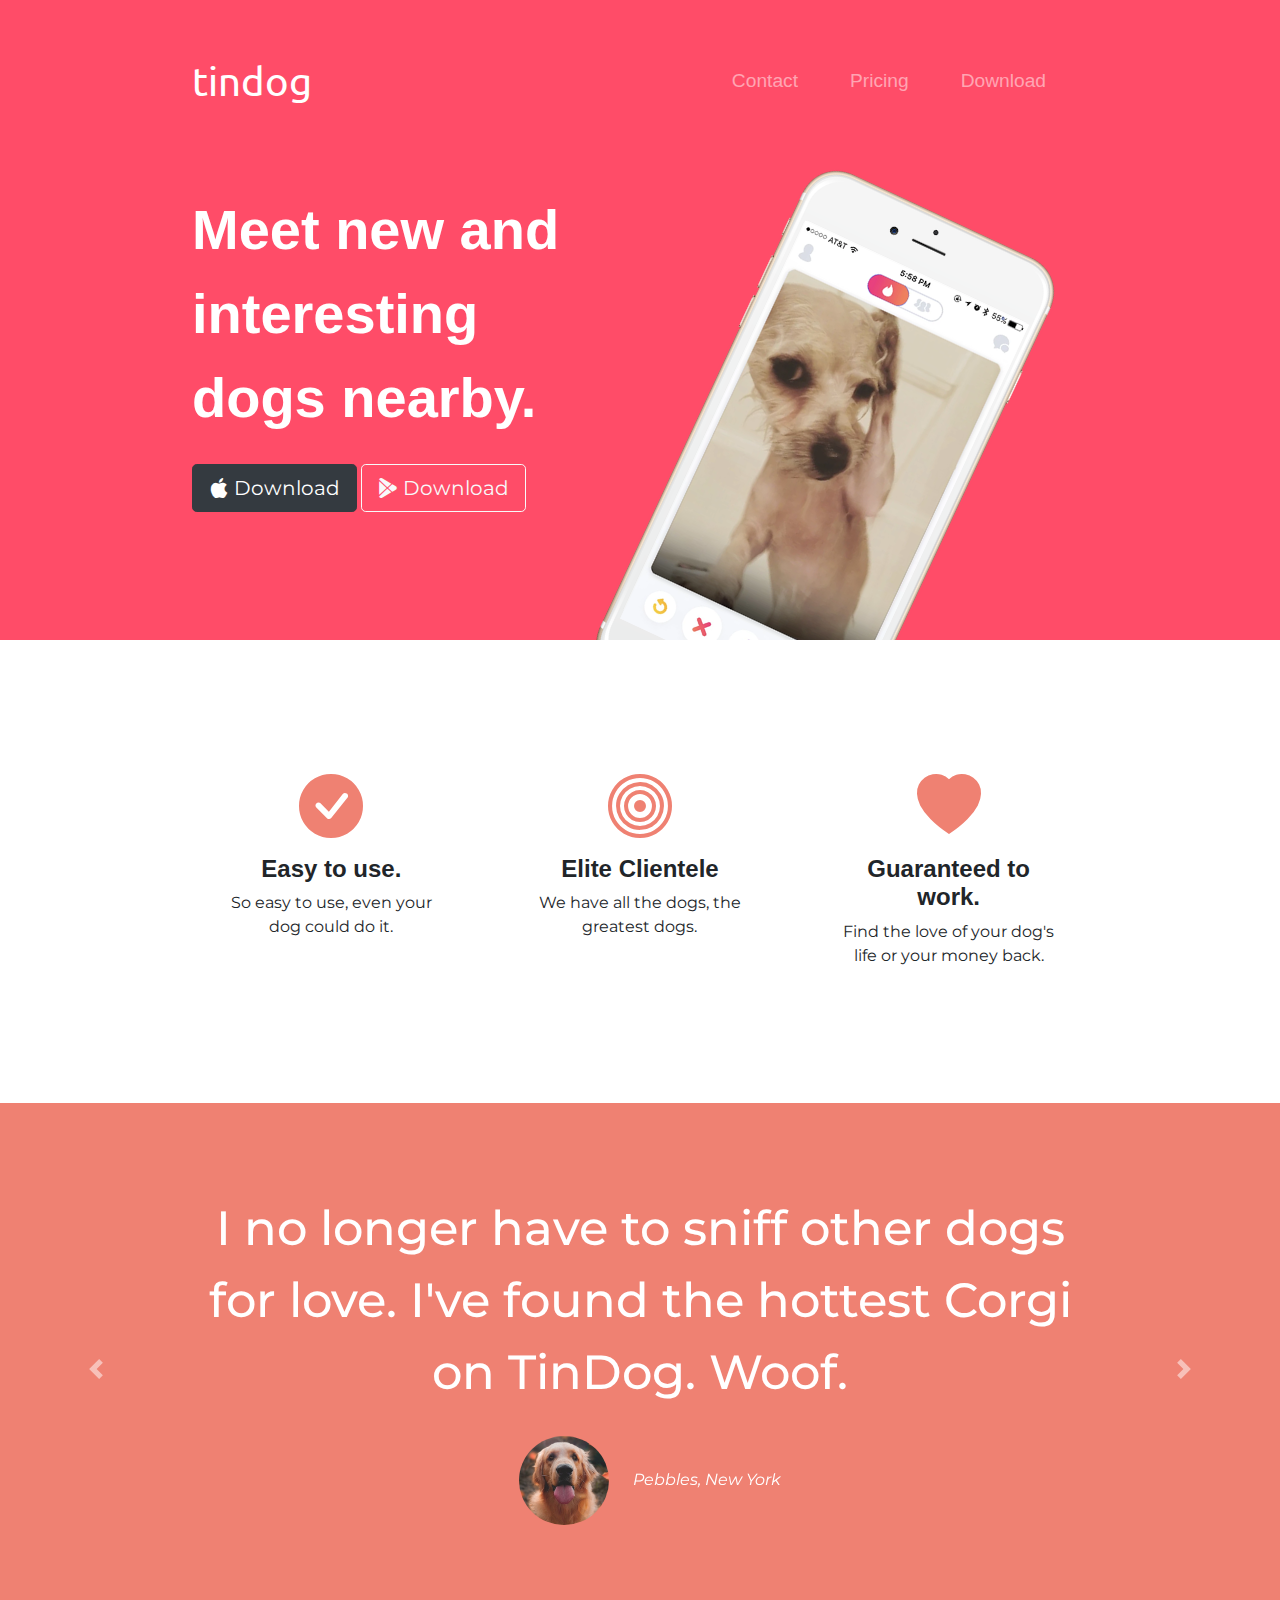
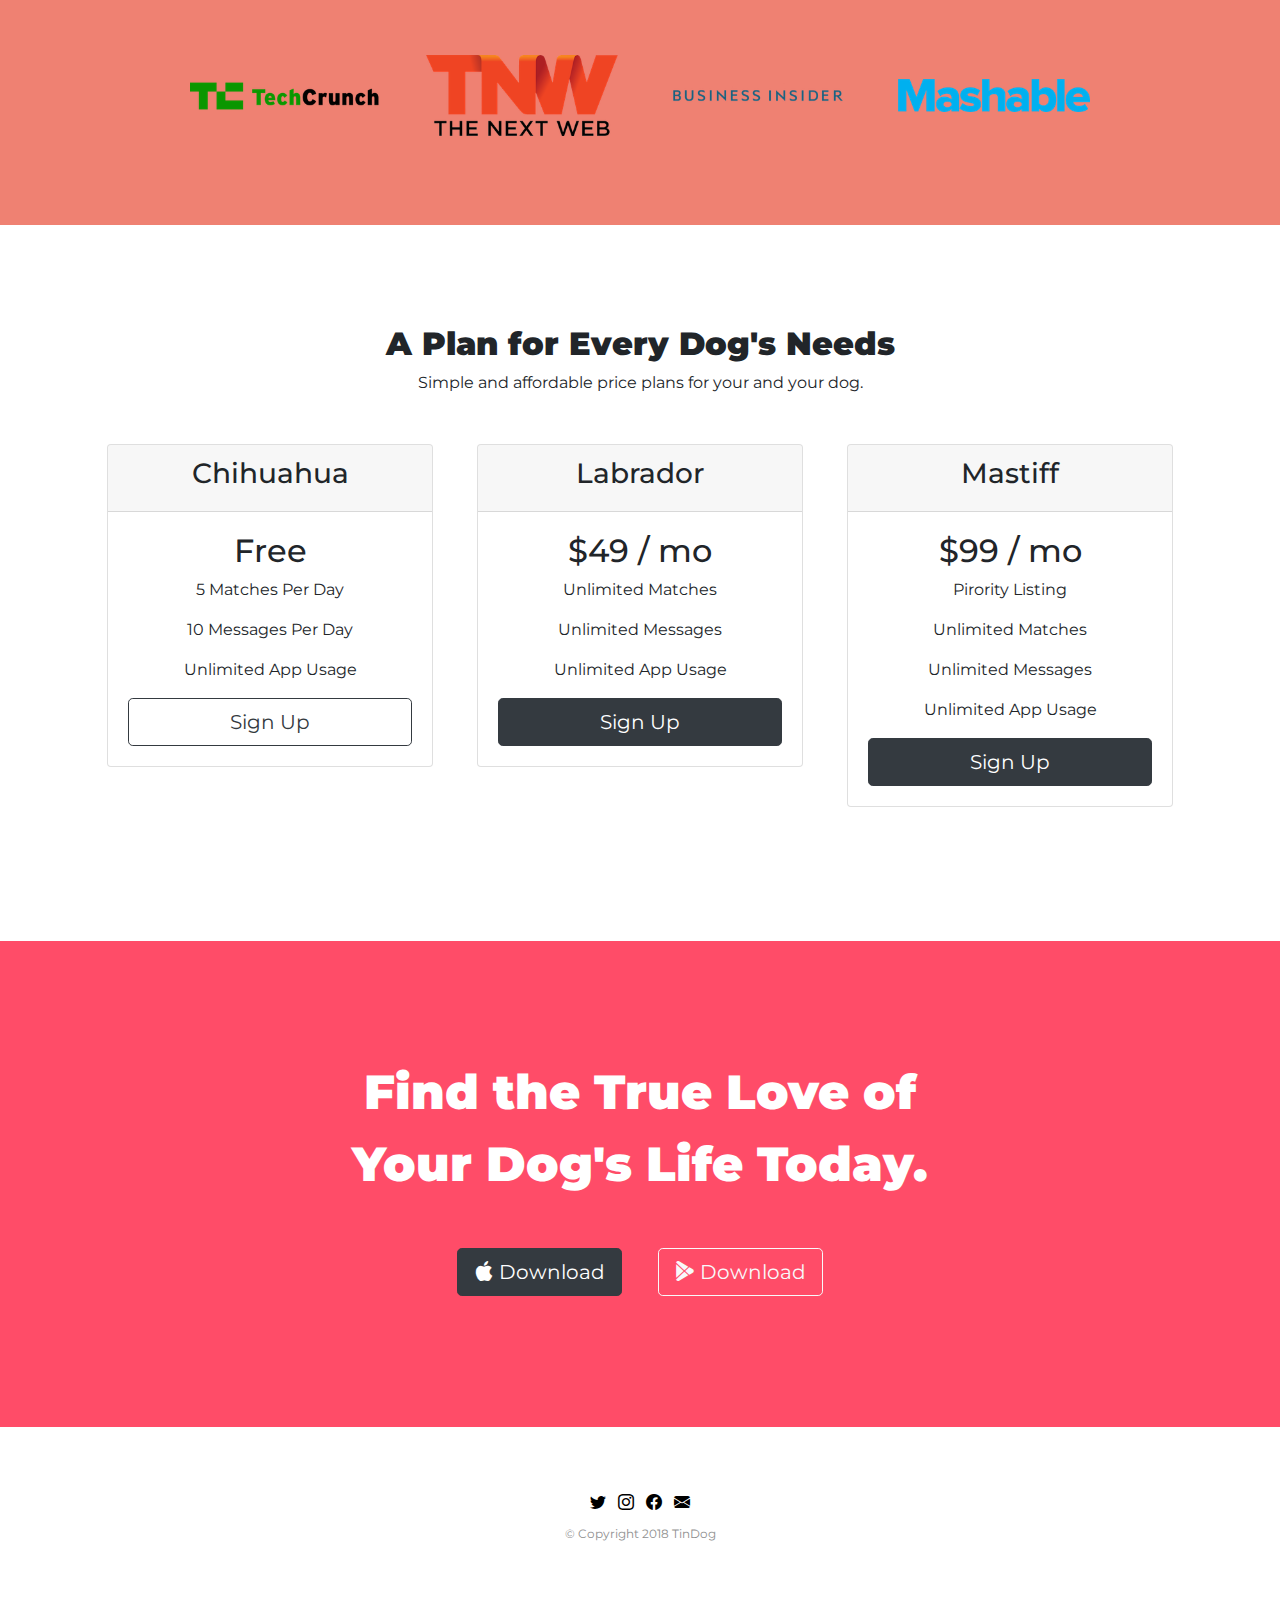
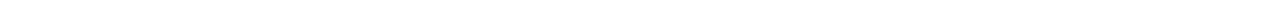
<file: index.html>
<!DOCTYPE html>
<html>

<head>
    <meta charset="utf-8">
    <title>TinDog</title>
    <link rel="stylesheet" href="https://cdn.jsdelivr.net/npm/bootstrap@4.3.1/dist/css/bootstrap.min.css" integrity="sha384-ggOyR0iXCbMQv3Xipma34MD+dH/1fQ784/j6cY/iJTQUOhcWr7x9JvoRxT2MZw1T" crossorigin="anonymous">
    <link rel="stylesheet" href="https://cdn.jsdelivr.net/npm/bootstrap-icons@1.10.4/font/bootstrap-icons.css">
    <link rel="stylesheet" href="css/styles.css">
    <link rel="preconnect" href="https://fonts.googleapis.com">
    <link rel="preconnect" href="https://fonts.gstatic.com" crossorigin>
    <link href="https://fonts.googleapis.com/css2?family=Montserrat:ital,wght@0,100;0,200;0,300;0,400;0,500;0,600;0,700;0,800;0,900;1,100;1,200;1,300;1,400;1,500;1,600;1,700;1,800;1,900&family=Ubuntu:ital,wght@0,300;0,400;0,500;0,700;1,300;1,400;1,500;1,700&display=swap" rel="stylesheet">
    <script src="https://code.jquery.com/jquery-3.3.1.slim.min.js" integrity="sha384-q8i/X+965DzO0rT7abK41JStQIAqVgRVzpbzo5smXKp4YfRvH+8abtTE1Pi6jizo" crossorigin="anonymous"></script>
    <script src="https://cdn.jsdelivr.net/npm/popper.js@1.14.7/dist/umd/popper.min.js" integrity="sha384-UO2eT0CpHqdSJQ6hJty5KVphtPhzWj9WO1clHTMGa3JDZwrnQq4sF86dIHNDz0W1" crossorigin="anonymous"></script>
    <script src="https://cdn.jsdelivr.net/npm/bootstrap@4.3.1/dist/js/bootstrap.min.js" integrity="sha384-JjSmVgyd0p3pXB1rRibZUAYoIIy6OrQ6VrjIEaFf/nJGzIxFDsf4x0xIM+B07jRM" crossorigin="anonymous"></script>
</head>

<body>

<section id="title">
<div class="container-fluid">
    <!-- Nav Bar -->
    <nav class="navbar navbar-expand-lg navbar-dark">
        <a class="navbar-brand" href="">tindog</a>
        <button class="navbar-toggler" type="button" data-toggle="collapse" data-target="#navbarTogglerDemo02"
                aria-controls="navbarTogglerDemo02" aria-expanded="false" aria-label="Toggle navigation">
            <span class="navbar-toggler-icon"></span>
        </button>
        <div class="collapse navbar-collapse" id="navbarTogglerDemo02">
            <ul class="navbar-nav ml-auto">
                <li class="nav-item"><a class="nav-link" href="#footer">Contact</a></li>
                <li class="nav-item"><a class="nav-link" href="#pricing">Pricing</a></li>
                <li class="nav-item"><a class="nav-link" href="#cta">Download</a></li>
            </ul>
        </div>
    </nav>


    <!-- Title -->


    <div class="row">
    <div class ="col-lg-6">
        <h1>Meet new and interesting dogs nearby.</h1>
        <button type="button" class="btn btn-dark btn-lg"><i class="bi bi-apple"></i> Download</button>
        <button type="button" class="btn btn-outline-light btn-lg"><i class="bi bi-google-play"></i> Download</button>
    </div>
    <div class="col-lg-6">
        <img src="images/iphone6.png" alt="iphone-mockup" class="title-image">
    </div>
    </div>

</section>
</div>

<!-- Features -->

<section id="features" class="features">

    <div class="container-fluid selling-points">
        <div class="row">
            <div class ="col-lg-4 selling-point">
                <i class="bi bi-check-circle-fill selling-point__icon"></i>
                <h3 class="selling-point__title">Easy to use.</h3>
                <p class="selling-point__desc">So easy to use, even your dog could do it.</p>
            </div>
            <div class ="col-lg-4 selling-point">
                <i class="bi bi-bullseye selling-point__icon"></i>
                <h3 class="selling-point__title">Elite Clientele</h3>
                <p class="selling-point__desc">We have all the dogs, the greatest dogs.</p>
            </div>
            <div class ="col-lg-4 selling-point">
                <i class="bi bi-heart-fill selling-point__icon"></i>
                <h3 class="selling-point__title">Guaranteed to work.</h3>
                <p class="selling-point__desc">Find the love of your dog's life or your money back.</p>
            </div>
        </div>
    </div>
</section>


<!-- Testimonials -->

<section id="testimonials">
<div id="testimonial-carousel" class="carousel slide" data-ride="false">
  <div class="carousel-inner">
    <div class="carousel-item active">
            <h2 class="testimonial__quote">I no longer have to sniff other dogs for love. I've found the hottest Corgi on TinDog. Woof.</h2>
            <img src="images/dog-img.jpg" alt="dog-profile" class="testimonial__image">
            <em>Pebbles, New York</em>
    </div>
    <div class="carousel-item">
           <h2 class="testimonial__quote">My dog used to be so lonely, but with TinDog's help, they've found the love of their life. I think.</h2>
            <img class="testimonial__image" src="images/lady-img.jpg" alt="lady-profile">
            <em>Beverly, Illinois</em> -->
    </div>
<!--    <div class="carousel-item" style="background-color: blue;">-->
<!--        <h1>Hello</h1>-->
<!--    </div>-->
  </div>
  <a class="carousel-control-prev" href="#testimonial-carousel" role="button" data-slide="prev">
    <span class="carousel-control-prev-icon" aria-hidden="true"></span>
    <span class="sr-only">Previous</span>
  </a>
  <a class="carousel-control-next" href="#testimonial-carousel" role="button" data-slide="next">
    <span class="carousel-control-next-icon" aria-hidden="true"></span>
    <span class="sr-only">Next</span>
  </a>
</div>




</section>



<!-- Press -->

<section id="press" class="press">
    <img src="images/TechCrunch.png" alt="tc-logo" class="press__logo">
    <img src="images/tnw.png" alt="tnw-logo" class="press__logo">
    <img src="images/bizinsider.png" alt="biz-insider-logo" class="press__logo">
    <img src="images/mashable.png" alt="mashable-logo" class="press__logo">
</section>


<!-- Pricing -->
<section id="pricing" class="pricing">

<h2 class="pricing__title">A Plan for Every Dog's Needs</h2>
<p>Simple and affordable price plans for your and your dog.</p>

<div class="row">
    <div class="pricing__column col-lg-4 col-md-6">
    <div class="card">
        <div class="card-header">
            <h3>Chihuahua</h3>
        </div>
        <div class="card-body">
            <h2>Free</h2>
            <p>5 Matches Per Day</p>
            <p>10 Messages Per Day</p>
            <p>Unlimited App Usage</p>
            <button type="button" class="btn btn-lg btn-block btn-outline-dark">Sign Up</button>
        </div>
    </div>
</div>
     <div class="pricing__column col-lg-4 col-md-6">
    <div class="card">
        <div class="card-header">
           <h3>Labrador</h3>
        </div>
        <div class="card-body">
        <h2>$49 / mo</h2>
        <p>Unlimited Matches</p>
        <p>Unlimited Messages</p>
        <p>Unlimited App Usage</p>
        <button type="button" class="btn btn-lg btn-block btn-dark">Sign Up</button>
        </div>
    </div>
</div>
     <div class="pricing__column col-lg-4">
    <div class="card">
        <div class="card-header">
          <h3>Mastiff</h3>
        </div>
        <div class="card-body">
            <h2>$99 / mo</h2>
            <p>Pirority Listing</p>
            <p>Unlimited Matches</p>
            <p>Unlimited Messages</p>
            <p>Unlimited App Usage</p>
            <button type="button" class="btn btn-lg btn-block btn-dark">Sign Up</button>
        </div>
    </div>
         </div>
</div>


</section>


<!-- Call to Action -->

<section id="cta" class="cta">

    <h3 class="cta__title">Find the True Love of Your Dog's Life Today.</h3>
    <button type="button" class="btn btn-dark btn-lg cta__btn"><i class="bi bi-apple"></i> Download</button>
    <button type="button" class="btn btn-outline-light btn-lg cta__btn"><i class="bi bi-google-play"></i> Download</button>

</section>


<!-- Footer -->

<footer id="footer" class="footer">
    <div class="footer__social-icons">
        <a href="http://www.twitter.com" class="footer__social-icon"><i class="bi bi-twitter"></i></a>
        <a href="http://www.instagram.com" class="footer__social-icon"><i class="bi bi-instagram"></i></a>
        <a href="http://www.facebook.com" class="footer__social-icon"><i class="bi bi-facebook"></i></a>
        <a href="http://www.gmail.com" class="footer__social-icon"><i class="bi bi-envelope-fill"></i></a>
    </div>
    <p class="footer__copyright">© Copyright 2018 TinDog</p>
</footer>


</body>

</html>
</file>
<file: css/styles.css>
body {
  font-family: 'Montserrat', sans-serif;
}

h1 {
  font-family: 'Montserrat-Black', sans-serif;
  font-size: 3.5rem;
  line-height: 1.5;
  font-weight: 900;
  padding-bottom: 1rem;
}

/* Big Heading */


.container-fluid {
  padding: 3% 15% 10%;
}


#title {
  background-color: #ff4c68;
  color: #FFF;
}

.navbar {
  padding-bottom: 4.5rem;
  padding-left: 0;
}

.navbar-brand {
    font-family: 'Ubuntu';
    font-size: 2.5rem;
}

.nav-item {
   padding: 0 18px;
}

.nav-link {
  font-size: 1.2rem;
  font-family: 'Montserrat-Light', sans-serif;
}

.title-image {
    width: 60%;
    transform: rotate(25deg);
    position: absolute;
    right: 30%;

}

.features {
    background-color: #FFF;
    position: relative;
    z-index: 1;

}

.selling-points {
  padding-top: 4.5rem;
  padding-bottom: 4.5rem;
}

.selling-point {
   text-align: center;
   padding: 5%;
}

.selling-point__icon {
   color: #ef8172;
   font-size: 4rem;
   margin-bottom: 1rem;
}

.selling-point__icon:hover {
  color: #ff4c68;
}

.selling-point__title {
    font-family: 'Montserrat-Black', sans-serif;
    font-size: 1.5rem;
    font-weight: bold;
}

.selling-point__desc {
  font-color: #8f8f8f;
}

#testimonials {
  text-align: center;
  background-color: #ef8172;
  color: #FFF;
}

.testimonial__quote {
    font-family: "Montserrat";
    font-size: 3rem;
    line-height: 1.5;
    font-weight: 500;
}

.testimonial__image {
    border-radius: 100%;
    margin: 20px;
    width: 10%;
}

.carousel-item {
    padding: 7% 15%;
}

.testimonial__caption {
    font-weight: 400;
}

.press {
    text-align: center;
    background-color: #ef8172;
    padding-bottom: 3%;
}

.press__logo {
  width: 15%;
  margin: 20px 20px 50px;
}

/*Pricing Section */
.pricing {
  padding: 100px;
  text-align: center;
}

.pricing__title {
    font-weight: 900;
}

.pricing__column {
  padding: 3% 2%;
}

/* Call to Action CTA Section */

.cta {
  background-color: #ff4c68;
  color: #FFF;
  text-align: center;
  padding: 9% 25%;
}

.cta__title {
    font-family: "Montserrat";
    font-size: 3rem;
    line-height: 1.5;
    font-weight: 900;
    margin-bottom: 2rem;
}

.cta__btn {
    margin: 1rem;
}

/* Footer Section */

.footer {
  text-align: center;
  padding: 5% 15%;
}

.footer__social-icons {
   margin-bottom: 10px;
}

.footer__social-icon {
    color: black;
    margin: 0.25rem;
}

.footer__copyright {
    color: #8f8f8f;
    font-size: .75rem;
}







@media (max-width: 1028px) {
    #title {
    text-align: center;
    }

    .title-image {
        width: 60%;
        transform: rotate(0);
        position: static;
        text-align: center;
        margin-top: 3rem;
    }
}
</file>
